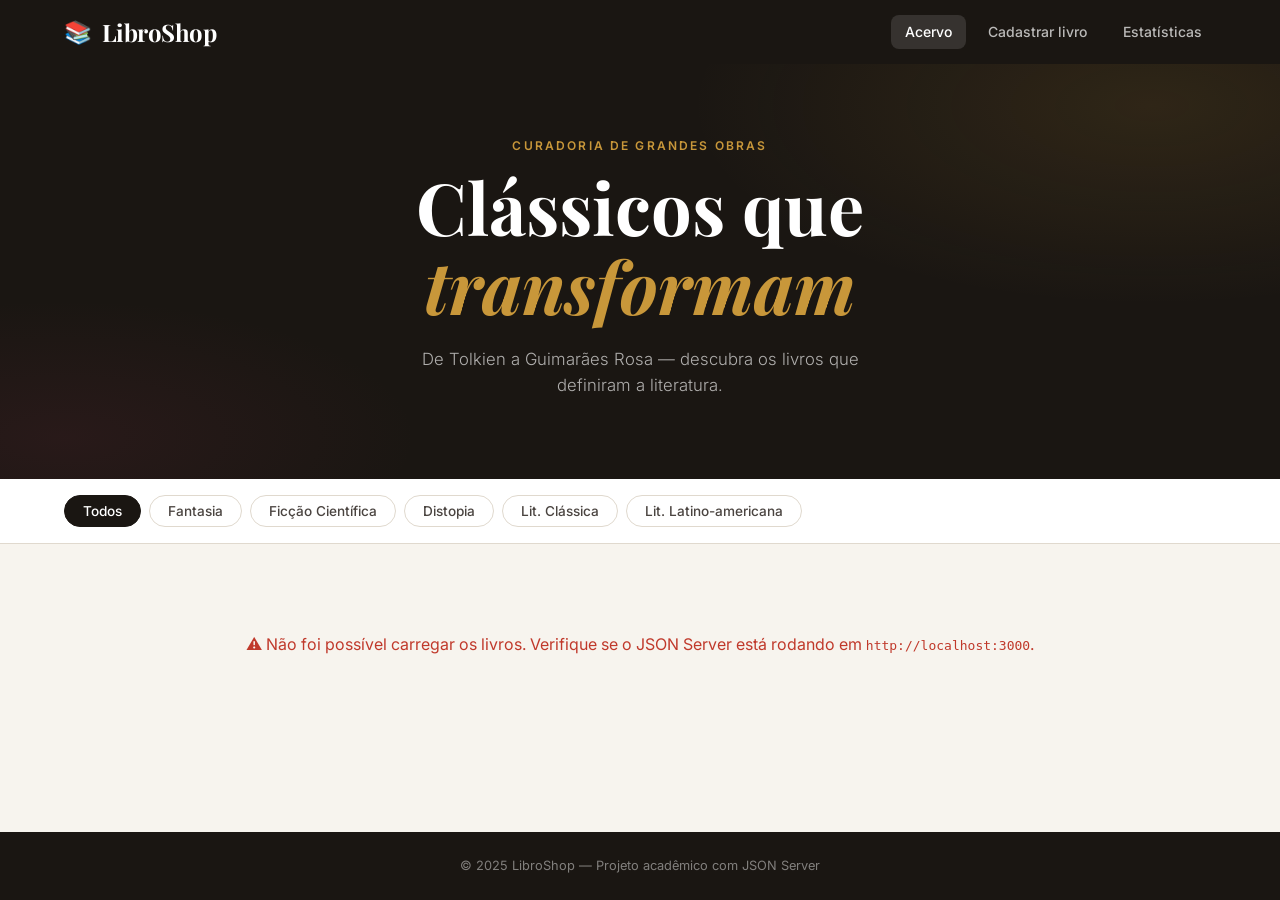
<file: public/index.html>
<!DOCTYPE html>
<html lang="pt-BR">
<head>
  <meta charset="UTF-8" />
  <meta name="viewport" content="width=device-width, initial-scale=1.0" />
  <title>LibroShop — Livraria Online</title>
  <link rel="stylesheet" href="assets/css/styles.css" />
  <link rel="preconnect" href="https://fonts.googleapis.com" />
  <link rel="preconnect" href="https://fonts.gstatic.com" crossorigin />
  <link href="https://fonts.googleapis.com/css2?family=Playfair+Display:ital,wght@0,400;0,700;1,400&family=Inter:wght@300;400;500;600&display=swap" rel="stylesheet" />
</head>
<body>

  <header class="site-header">
    <div class="header-inner">
      <a href="index.html" class="logo">
        <span class="logo-icon">📚</span>
        <span class="logo-text">LibroShop</span>
      </a>
      <nav class="header-nav">
        <a href="index.html" class="nav-link active">Acervo</a>
        <a href="cadastro_livros.html" class="nav-link">Cadastrar livro</a>
        <a href="dashboard.html" class="nav-link">Estatísticas</a>
      </nav>
    </div>
  </header>

  <section class="hero">
    <div class="hero-inner">
      <p class="hero-eyebrow">Curadoria de grandes obras</p>
      <h1 class="hero-title">Clássicos que<br /><em>transformam</em></h1>
      <p class="hero-sub">De Tolkien a Guimarães Rosa — descubra os livros que definiram a literatura.</p>
    </div>
    <div class="hero-accent" aria-hidden="true"></div>
  </section>

  <section class="filters-section">
    <div class="container">
      <div class="filters-bar">
        <button class="filter-btn active" data-filter="todos">Todos</button>
        <button class="filter-btn" data-filter="Fantasia">Fantasia</button>
        <button class="filter-btn" data-filter="Ficção Científica">Ficção Científica</button>
        <button class="filter-btn" data-filter="Distopia">Distopia</button>
        <button class="filter-btn" data-filter="Literatura Clássica">Lit. Clássica</button>
        <button class="filter-btn" data-filter="Literatura Latino-americana">Lit. Latino-americana</button>
      </div>
    </div>
  </section>

  <main class="main-content">
    <div class="container">
      <div id="loading" class="loading-state">
        <div class="spinner"></div>
        <p>Carregando o acervo...</p>
      </div>
      <div id="error-message" class="error-state hidden">
        <p>⚠️ Não foi possível carregar os livros. Verifique se o JSON Server está rodando em <code>http://localhost:3000</code>.</p>
      </div>
      <ul id="cards-container" class="cards-grid" aria-label="Lista de livros"></ul>
    </div>
  </main>

  <footer class="site-footer">
    <div class="container">
      <p>© 2025 LibroShop — Projeto acadêmico com JSON Server</p>
    </div>
  </footer>

  <script src="assets/scripts/app.js"></script>
</body>
</html>
</file>
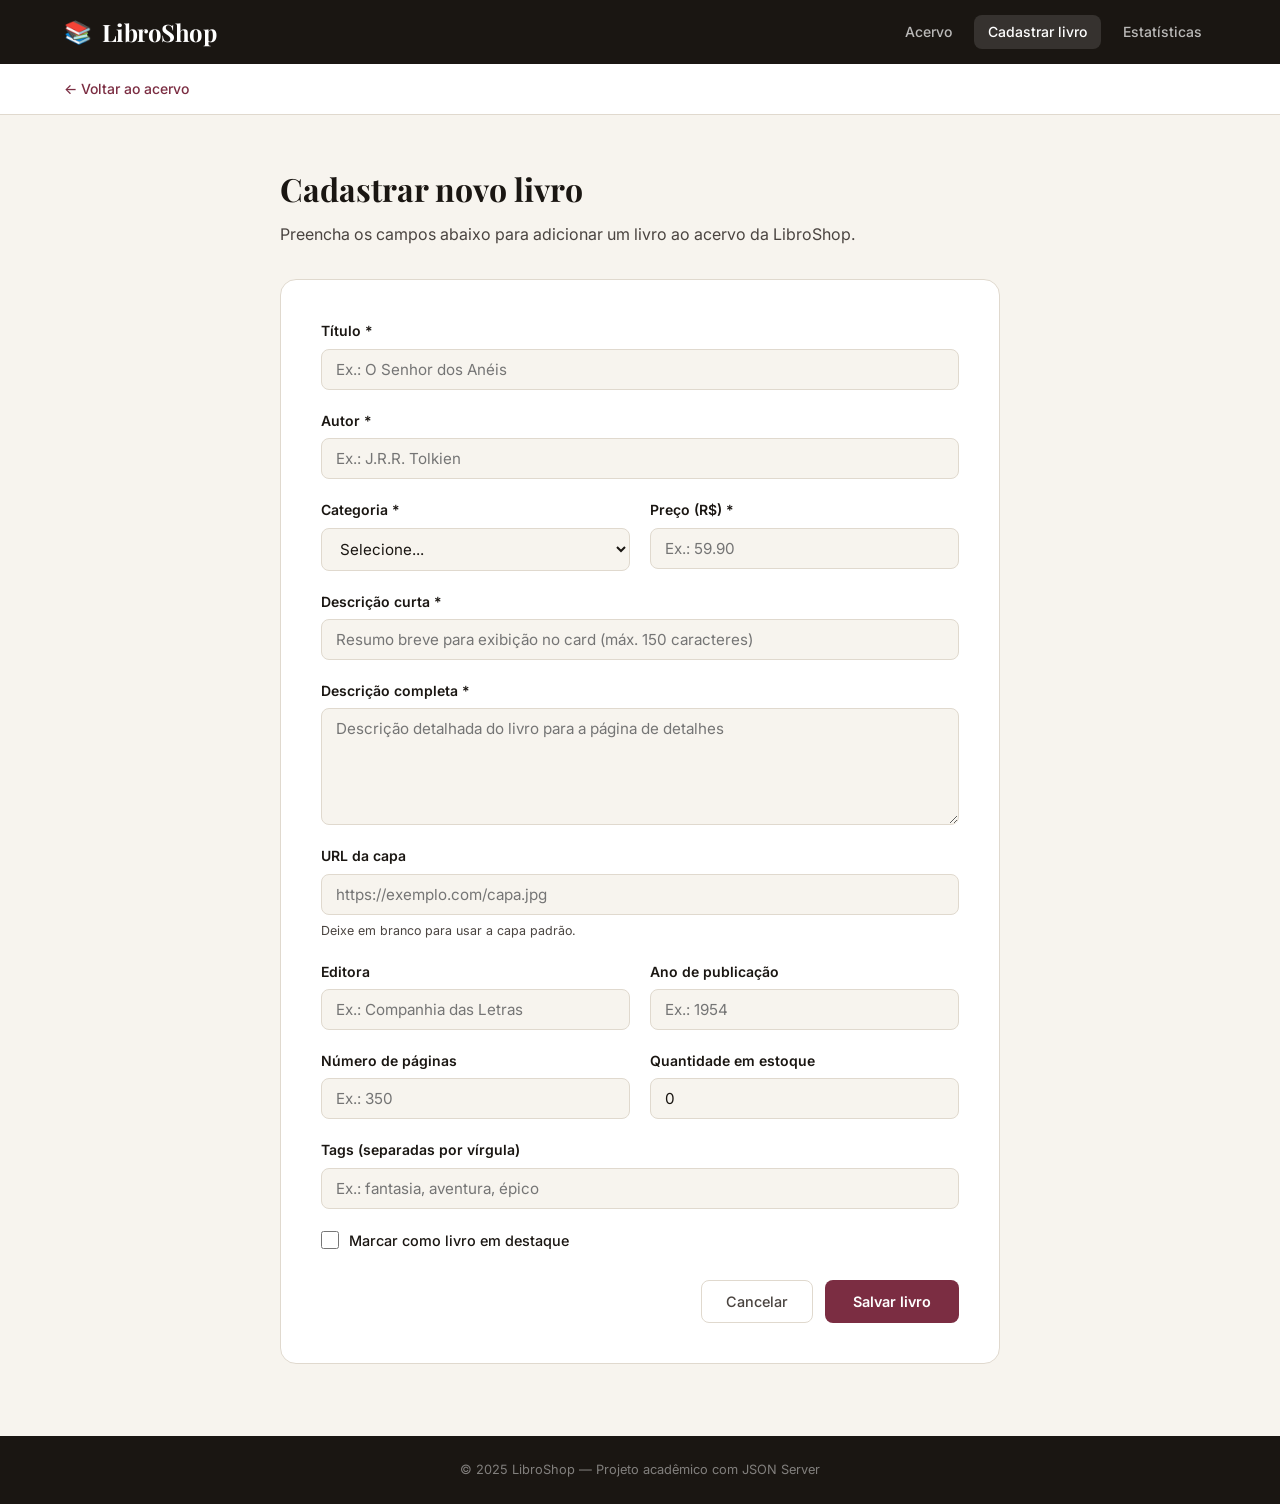
<file: public/cadastro_livros.html>
<!DOCTYPE html>
<html lang="pt-BR">
<head>
  <meta charset="UTF-8" />
  <meta name="viewport" content="width=device-width, initial-scale=1.0" />
  <title>Cadastrar Livro — LibroShop</title>
  <link rel="stylesheet" href="assets/css/styles.css" />
  <link rel="preconnect" href="https://fonts.googleapis.com" />
  <link rel="preconnect" href="https://fonts.gstatic.com" crossorigin />
  <link href="https://fonts.googleapis.com/css2?family=Playfair+Display:ital,wght@0,400;0,700;1,400&family=Inter:wght@300;400;500;600&display=swap" rel="stylesheet" />
</head>
<body>
  <header class="site-header">
    <div class="header-inner">
      <a href="index.html" class="logo">
        <span class="logo-icon">📚</span>
        <span class="logo-text">LibroShop</span>
      </a>
      <nav class="header-nav">
        <a href="index.html" class="nav-link">Acervo</a>
        <a href="cadastro_livros.html" class="nav-link active">Cadastrar livro</a>
        <a href="dashboard.html" class="nav-link">Estatísticas</a>
      </nav>
    </div>
  </header>
  <div class="breadcrumb-bar">
    <div class="container">
      <a href="index.html" class="breadcrumb-link">← Voltar ao acervo</a>
    </div>
  </div>
  <main class="main-content">
    <div class="container">
      <div class="form-wrapper">
        <h1 class="form-titulo">Cadastrar novo livro</h1>
        <p class="form-sub">Preencha os campos abaixo para adicionar um livro ao acervo da LibroShop.</p>

        <div id="form-feedback" class="hidden"></div>

        <form id="form-livro" class="cadastro-form" novalidate>

          <div class="form-group">
            <label for="titulo">Título *</label>
            <input type="text" id="titulo" name="titulo" placeholder="Ex.: O Senhor dos Anéis" required />
          </div>

          <div class="form-group">
            <label for="autor">Autor *</label>
            <input type="text" id="autor" name="autor" placeholder="Ex.: J.R.R. Tolkien" required />
          </div>

          <div class="form-row">
            <div class="form-group">
              <label for="categoria">Categoria *</label>
              <select id="categoria" name="categoria" required>
                <option value="">Selecione...</option>
                <option value="Fantasia">Fantasia</option>
                <option value="Ficção Científica">Ficção Científica</option>
                <option value="Distopia">Distopia</option>
                <option value="Literatura Clássica">Literatura Clássica</option>
                <option value="Literatura Latino-americana">Literatura Latino-americana</option>
                <option value="Outro">Outro</option>
              </select>
            </div>
            <div class="form-group">
              <label for="preco">Preço (R$) *</label>
              <input type="number" id="preco" name="preco" placeholder="Ex.: 59.90" step="0.01" min="0" required />
            </div>
          </div>

          <div class="form-group">
            <label for="descricaoCurta">Descrição curta *</label>
            <input type="text" id="descricaoCurta" name="descricaoCurta" maxlength="150"
              placeholder="Resumo breve para exibição no card (máx. 150 caracteres)" required />
          </div>

          <div class="form-group">
            <label for="descricaoCompleta">Descrição completa *</label>
            <textarea id="descricaoCompleta" name="descricaoCompleta" rows="5"
              placeholder="Descrição detalhada do livro para a página de detalhes" required></textarea>
          </div>

          <div class="form-group">
            <label for="imagem">URL da capa</label>
            <input type="url" id="imagem" name="imagem" placeholder="https://exemplo.com/capa.jpg" />
            <small>Deixe em branco para usar a capa padrão.</small>
          </div>

          <div class="form-row">
            <div class="form-group">
              <label for="editora">Editora</label>
              <input type="text" id="editora" name="editora" placeholder="Ex.: Companhia das Letras" />
            </div>
            <div class="form-group">
              <label for="anoPublicacao">Ano de publicação</label>
              <input type="number" id="anoPublicacao" name="anoPublicacao" placeholder="Ex.: 1954" min="1000" max="2099" />
            </div>
          </div>

          <div class="form-row">
            <div class="form-group">
              <label for="paginas">Número de páginas</label>
              <input type="number" id="paginas" name="paginas" placeholder="Ex.: 350" min="1" />
            </div>
            <div class="form-group">
              <label for="estoque">Quantidade em estoque</label>
              <input type="number" id="estoque" name="estoque" placeholder="Ex.: 10" min="0" value="0" />
            </div>
          </div>

          <div class="form-group">
            <label for="tags">Tags (separadas por vírgula)</label>
            <input type="text" id="tags" name="tags" placeholder="Ex.: fantasia, aventura, épico" />
          </div>

          <div class="form-group form-group-check">
            <label class="check-label">
              <input type="checkbox" id="destaque" name="destaque" />
              <span>Marcar como livro em destaque</span>
            </label>
          </div>

          <div class="form-actions">
            <button type="button" class="btn-cancelar" onclick="window.location.href='index.html'">
              Cancelar
            </button>
            <button type="submit" class="btn-salvar">
              Salvar livro
            </button>
          </div>

        </form>
      </div>
    </div>
  </main>
  <footer class="site-footer">
    <div class="container">
      <p>© 2025 LibroShop — Projeto acadêmico com JSON Server</p>
    </div>
  </footer>

  <script src="assets/scripts/cadastro_livros.js"></script>
</body>
</html>
</file>
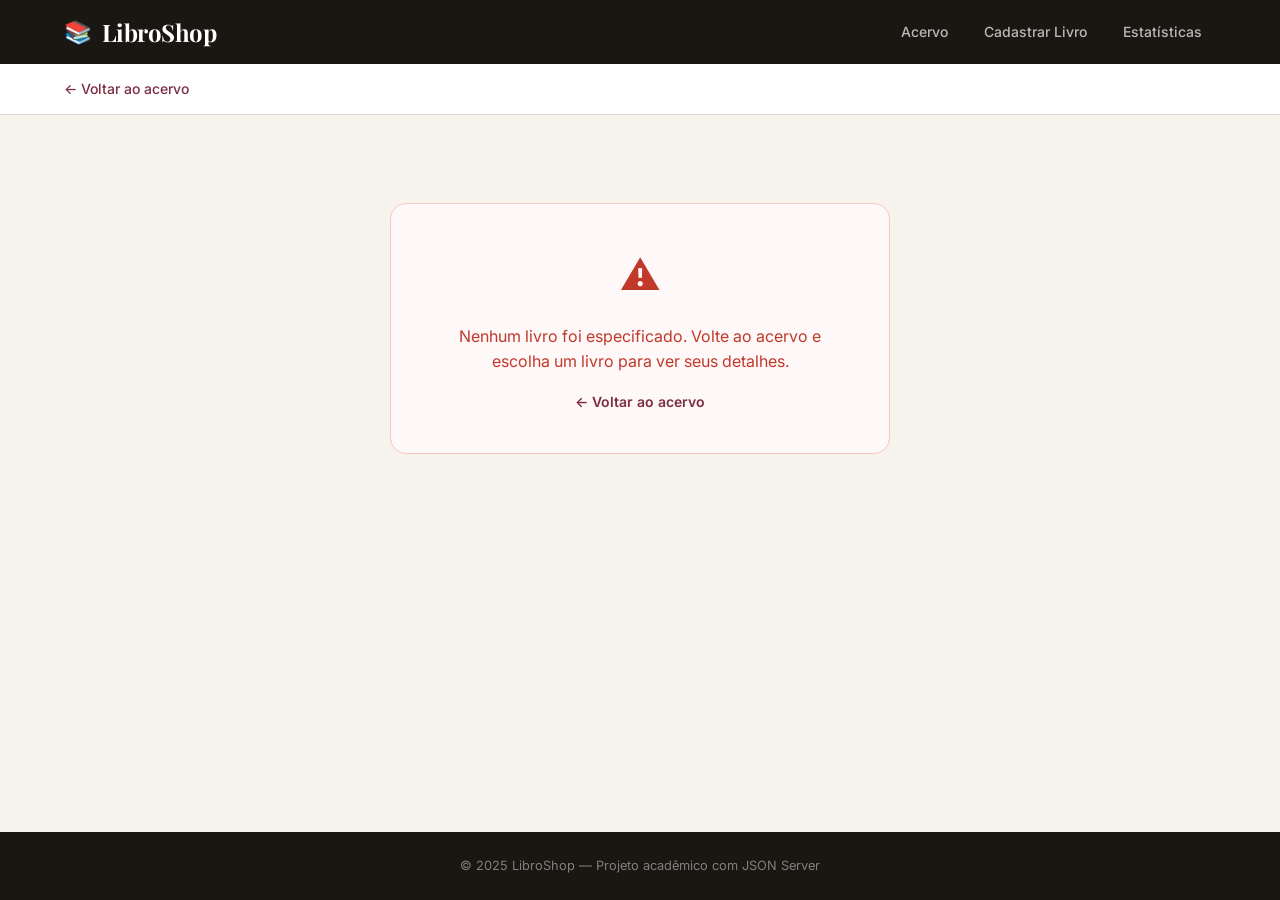
<file: public/details.html>
<!DOCTYPE html>
<html lang="pt-BR">
<head>
  <meta charset="UTF-8" />
  <meta name="viewport" content="width=device-width, initial-scale=1.0" />
  <title>Detalhes do Livro — LibroShop</title>
  <link rel="stylesheet" href="assets/css/styles.css" />
  <link rel="preconnect" href="https://fonts.googleapis.com" />
  <link rel="preconnect" href="https://fonts.gstatic.com" crossorigin />
  <link href="https://fonts.googleapis.com/css2?family=Playfair+Display:ital,wght@0,400;0,700;1,400&family=Inter:wght@300;400;500;600&display=swap" rel="stylesheet" />
</head>
<body>

  <header class="site-header">
    <div class="header-inner">
      <a href="index.html" class="logo">
        <span class="logo-icon">📚</span>
        <span class="logo-text">LibroShop</span>
      </a>
      <nav class="header-nav">
        <a href="index.html" class="nav-link">Acervo</a>
        <a href="cadastro_livros.html" class="nav-link">Cadastrar Livro</a>
        <a href="dashboard.html" class="nav-link">Estatísticas</a>
      </nav>
    </div>
  </header>

  <div class="breadcrumb-bar">
    <div class="container">
      <a href="index.html" class="breadcrumb-link">← Voltar ao acervo</a>
    </div>
  </div>

  <main class="main-content">
    <div class="container">

      <div id="loading" class="loading-state">
        <div class="spinner"></div>
        <p>Carregando detalhes...</p>
      </div>

      <div id="error-message" class="error-state hidden"></div>

      <div id="detail-container" class="hidden"></div>

    </div>
  </main>

  <footer class="site-footer">
    <div class="container">
      <p>© 2025 LibroShop — Projeto acadêmico com JSON Server</p>
    </div>
  </footer>

  <script src="assets/scripts/details.js"></script>
</body>
</html>
</file>
<file: public/assets/css/styles.css>
:root {
  --cor-fundo:        #F7F4EE;
  --cor-fundo-card:   #FFFFFF;
  --cor-tinta:        #1A1612;
  --cor-tinta-suave:  #4A4440;
  --cor-ocre:         #C8973A;
  --cor-vinho:        #7B2D42;
  --cor-vinho-hover:  #5E1F30;
  --cor-borda:        #E0D9CE;
  --cor-tag-bg:       #EDE8DF;
  --cor-tag-texto:    #5A4F42;
  --cor-erro:         #C0392B;
  --cor-sucesso:      #27AE60;

  --fonte-display:    'Playfair Display', Georgia, serif;
  --fonte-corpo:      'Inter', system-ui, sans-serif;

  --raio:             8px;
  --raio-grande:      16px;
  --sombra-card:      0 2px 12px rgba(26,22,18,0.08);
  --sombra-hover:     0 8px 28px rgba(26,22,18,0.14);
  --transicao:        0.2s ease;
}


*, *::before, *::after { box-sizing: border-box; margin: 0; padding: 0; }

html { scroll-behavior: smooth; }

body {
  font-family: var(--fonte-corpo);
  background: var(--cor-fundo);
  color: var(--cor-tinta);
  line-height: 1.6;
  min-height: 100vh;
  display: flex;
  flex-direction: column;
}

a { color: inherit; text-decoration: none; }
img { display: block; max-width: 100%; }
ul { list-style: none; }


.container {
  width: 100%;
  max-width: 1200px;
  margin: 0 auto;
  padding: 0 24px;
}

.hidden { display: none !important; }

.site-header {
  background: var(--cor-tinta);
  position: sticky;
  top: 0;
  z-index: 100;
}

.header-inner {
  max-width: 1200px;
  margin: 0 auto;
  padding: 0 24px;
  height: 64px;
  display: flex;
  align-items: center;
  justify-content: space-between;
}

.logo {
  display: flex;
  align-items: center;
  gap: 10px;
  font-family: var(--fonte-display);
  font-size: 1.5rem;
  color: #FFFFFF;
  font-weight: 700;
  letter-spacing: -0.02em;
}

.logo-icon { font-size: 1.4rem; }

.header-nav { display: flex; gap: 8px; }

.nav-link {
  color: rgba(255,255,255,0.7);
  font-size: 0.875rem;
  font-weight: 500;
  padding: 6px 14px;
  border-radius: var(--raio);
  transition: background var(--transicao), color var(--transicao);
}

.nav-link:hover,
.nav-link.active {
  background: rgba(255,255,255,0.12);
  color: #FFFFFF;
}

.hero {
  background: var(--cor-tinta);
  position: relative;
  overflow: hidden;
  padding: 72px 24px 80px;
}

.hero-inner {
  max-width: 600px;
  margin: 0 auto;
  text-align: center;
  position: relative;
  z-index: 1;
}

.hero-eyebrow {
  font-size: 0.75rem;
  letter-spacing: 0.18em;
  text-transform: uppercase;
  color: var(--cor-ocre);
  font-weight: 600;
  margin-bottom: 12px;
}

.hero-title {
  font-family: var(--fonte-display);
  font-size: clamp(2.8rem, 6vw, 4.5rem);
  color: #FFFFFF;
  line-height: 1.1;
  font-weight: 700;
  margin-bottom: 20px;
}

.hero-title em {
  font-style: italic;
  color: var(--cor-ocre);
}

.hero-sub {
  color: rgba(255,255,255,0.65);
  font-size: 1.05rem;
  font-weight: 300;
  max-width: 440px;
  margin: 0 auto;
}

.hero-accent {
  position: absolute;
  inset: 0;
  background:
    radial-gradient(ellipse 60% 80% at 90% 10%, rgba(200,151,58,0.12) 0%, transparent 60%),
    radial-gradient(ellipse 50% 60% at 5% 90%, rgba(123,45,66,0.15) 0%, transparent 55%);
  pointer-events: none;
}

.filters-section {
  border-bottom: 1px solid var(--cor-borda);
  background: var(--cor-fundo-card);
}

.filters-bar {
  display: flex;
  gap: 8px;
  padding: 16px 0;
  overflow-x: auto;
  -webkit-overflow-scrolling: touch;
  scrollbar-width: none;
}

.filters-bar::-webkit-scrollbar { display: none; }

.filter-btn {
  white-space: nowrap;
  padding: 7px 18px;
  border-radius: 999px;
  border: 1.5px solid var(--cor-borda);
  background: transparent;
  color: var(--cor-tinta-suave);
  font-family: var(--fonte-corpo);
  font-size: 0.85rem;
  font-weight: 500;
  cursor: pointer;
  transition: all var(--transicao);
  flex-shrink: 0;
}

.filter-btn:hover {
  border-color: var(--cor-ocre);
  color: var(--cor-tinta);
}

.filter-btn.active {
  background: var(--cor-tinta);
  border-color: var(--cor-tinta);
  color: #FFFFFF;
}

.main-content {
  flex: 1;
  padding: 48px 0 72px;
}

.loading-state {
  display: flex;
  flex-direction: column;
  align-items: center;
  gap: 16px;
  padding: 80px 0;
  color: var(--cor-tinta-suave);
  font-size: 0.95rem;
}

.spinner {
  width: 36px;
  height: 36px;
  border: 3px solid var(--cor-borda);
  border-top-color: var(--cor-ocre);
  border-radius: 50%;
  animation: spin 0.7s linear infinite;
}

@keyframes spin { to { transform: rotate(360deg); } }

.error-state {
  padding: 40px 0;
  text-align: center;
  color: var(--cor-erro);
}

.error-card {
  background: #FEF8F8;
  border: 1px solid #F5C6C6;
  border-radius: var(--raio-grande);
  padding: 40px;
  max-width: 500px;
  margin: 0 auto;
  display: flex;
  flex-direction: column;
  align-items: center;
  gap: 16px;
}

.error-icon { font-size: 2.5rem; }

.cards-grid {
  display: grid;
  grid-template-columns: repeat(auto-fill, minmax(260px, 1fr));
  gap: 28px;
}

.card {
  background: var(--cor-fundo-card);
  border-radius: var(--raio-grande);
  box-shadow: var(--sombra-card);
  overflow: hidden;
  display: flex;
  flex-direction: column;
  transition: box-shadow var(--transicao), transform var(--transicao);
}

.card:hover {
  box-shadow: var(--sombra-hover);
  transform: translateY(-3px);
}

.card-img-wrap {
  position: relative;
  height: 280px;
  background: #F0EADF;
  overflow: hidden;
}

.card-img {
  width: 100%;
  height: 100%;
  object-fit: cover;
  transition: transform 0.4s ease;
}

.card:hover .card-img { transform: scale(1.04); }

.badge-destaque {
  position: absolute;
  top: 12px;
  left: 12px;
  background: var(--cor-ocre);
  color: var(--cor-tinta);
  font-size: 0.7rem;
  font-weight: 700;
  letter-spacing: 0.08em;
  text-transform: uppercase;
  padding: 4px 10px;
  border-radius: 999px;
}

.card-body {
  padding: 20px;
  display: flex;
  flex-direction: column;
  flex: 1;
  gap: 6px;
}

.card-categoria {
  font-size: 0.72rem;
  font-weight: 600;
  letter-spacing: 0.1em;
  text-transform: uppercase;
  color: var(--cor-vinho);
}

.card-titulo {
  font-family: var(--fonte-display);
  font-size: 1.15rem;
  font-weight: 700;
  line-height: 1.3;
  color: var(--cor-tinta);
}

.card-autor {
  font-size: 0.82rem;
  color: var(--cor-tinta-suave);
}

.card-descricao {
  font-size: 0.875rem;
  color: var(--cor-tinta-suave);
  line-height: 1.5;
  display: -webkit-box;
  -webkit-line-clamp: 3;
  -webkit-box-orient: vertical;
  overflow: hidden;
  margin-top: 4px;
}

.card-meta {
  display: flex;
  justify-content: space-between;
  align-items: center;
  margin-top: 8px;
}

.card-avaliacao,
.detail-avaliacao {
  display: flex;
  align-items: center;
  gap: 4px;
}

.estrela { font-size: 0.9rem; }
.estrela.cheia { color: var(--cor-ocre); }
.estrela.meia { color: var(--cor-ocre); opacity: 0.6; }
.estrela.vazia { color: #D0C8BC; }

.avaliacao-num {
  font-size: 0.8rem;
  font-weight: 600;
  color: var(--cor-tinta-suave);
  margin-left: 4px;
}

.card-preco {
  font-family: var(--fonte-display);
  font-size: 1.1rem;
  font-weight: 700;
  color: var(--cor-tinta);
}

.card-tags {
  display: flex;
  flex-wrap: wrap;
  gap: 6px;
  margin-top: 4px;
}

.tag {
  background: var(--cor-tag-bg);
  color: var(--cor-tag-texto);
  font-size: 0.72rem;
  font-weight: 500;
  padding: 3px 10px;
  border-radius: 999px;
}

.btn-detalhes {
  display: inline-block;
  margin-top: auto;
  padding-top: 14px;
  color: var(--cor-vinho);
  font-size: 0.88rem;
  font-weight: 600;
  transition: color var(--transicao);
}

.btn-detalhes:hover { color: var(--cor-vinho-hover); }

.empty-state {
  grid-column: 1 / -1;
  text-align: center;
  padding: 60px 0;
  color: var(--cor-tinta-suave);
}

.breadcrumb-bar {
  border-bottom: 1px solid var(--cor-borda);
  background: var(--cor-fundo-card);
  padding: 12px 0;
}

.breadcrumb-link {
  font-size: 0.875rem;
  color: var(--cor-vinho);
  font-weight: 500;
  transition: color var(--transicao);
}

.breadcrumb-link:hover { color: var(--cor-vinho-hover); }

.detail-layout {
  display: grid;
  grid-template-columns: 300px 1fr;
  gap: 60px;
  align-items: start;
}

@media (max-width: 768px) {
  .detail-layout { grid-template-columns: 1fr; gap: 32px; }
}

.detail-img-wrap {
  position: relative;
  border-radius: var(--raio-grande);
  overflow: hidden;
  box-shadow: 0 8px 32px rgba(26,22,18,0.18);
}

.detail-img { width: 100%; aspect-ratio: 2/3; object-fit: cover; }

.detail-info-col {
  display: flex;
  flex-direction: column;
  gap: 16px;
}

.detail-titulo {
  font-family: var(--fonte-display);
  font-size: clamp(1.8rem, 4vw, 2.8rem);
  font-weight: 700;
  line-height: 1.2;
  color: var(--cor-tinta);
}

.detail-autor {
  font-size: 1rem;
  color: var(--cor-tinta-suave);
}

.detail-avaliacao {
  margin-top: 4px;
}

.detail-avaliacao .estrela { font-size: 1.1rem; }

.detail-descricao {
  font-size: 1rem;
  line-height: 1.8;
  color: var(--cor-tinta-suave);
  border-left: 3px solid var(--cor-ocre);
  padding-left: 20px;
}

.detail-section-label {
  font-size: 0.72rem;
  letter-spacing: 0.12em;
  text-transform: uppercase;
  color: var(--cor-tinta-suave);
  margin-bottom: 8px;
  font-weight: 600;
}

.tags-list { display: flex; flex-wrap: wrap; gap: 8px; }

.detail-meta-grid {
  display: grid;
  grid-template-columns: repeat(auto-fill, minmax(160px, 1fr));
  gap: 12px;
  padding: 24px;
  background: var(--cor-fundo-card);
  border-radius: var(--raio-grande);
  border: 1px solid var(--cor-borda);
}

.meta-item { display: flex; flex-direction: column; gap: 4px; }

.meta-label {
  font-size: 0.72rem;
  letter-spacing: 0.1em;
  text-transform: uppercase;
  color: var(--cor-tinta-suave);
  font-weight: 600;
}

.meta-value {
  font-size: 0.95rem;
  font-weight: 500;
  color: var(--cor-tinta);
}

.badge-estoque {
  font-size: 0.82rem;
  font-weight: 600;
  padding: 3px 10px;
  border-radius: 999px;
}

.badge-estoque.disponivel { background: #E8F8EF; color: #1E7A47; }
.badge-estoque.esgotado   { background: #FEF0EE; color: var(--cor-erro); }

.detail-purchase {
  display: flex;
  align-items: center;
  gap: 20px;
  flex-wrap: wrap;
}

.detail-preco {
  font-family: var(--fonte-display);
  font-size: 2rem;
  font-weight: 700;
  color: var(--cor-tinta);
}

.btn-comprar {
  background: var(--cor-vinho);
  color: #FFFFFF;
  border: none;
  padding: 14px 28px;
  border-radius: var(--raio);
  font-family: var(--fonte-corpo);
  font-size: 0.95rem;
  font-weight: 600;
  cursor: pointer;
  transition: background var(--transicao);
}

.btn-comprar:hover:not(:disabled) { background: var(--cor-vinho-hover); }
.btn-comprar:disabled { background: #C8C0B8; cursor: not-allowed; }

.btn-voltar {
  display: inline-block;
  color: var(--cor-vinho);
  font-size: 0.875rem;
  font-weight: 600;
  transition: color var(--transicao);
}

.btn-voltar:hover { color: var(--cor-vinho-hover); }

.form-wrapper {
  max-width: 720px;
  margin: 0 auto;
}

.form-titulo {
  font-family: var(--fonte-display);
  font-size: 2rem;
  font-weight: 700;
  margin-bottom: 8px;
}

.form-sub {
  color: var(--cor-tinta-suave);
  margin-bottom: 32px;
}

.cadastro-form {
  background: var(--cor-fundo-card);
  border: 1px solid var(--cor-borda);
  border-radius: var(--raio-grande);
  padding: 40px;
  display: flex;
  flex-direction: column;
  gap: 20px;
}

.form-row {
  display: grid;
  grid-template-columns: 1fr 1fr;
  gap: 20px;
}

@media (max-width: 600px) {
  .form-row { grid-template-columns: 1fr; }
  .cadastro-form { padding: 24px; }
}

.form-group {
  display: flex;
  flex-direction: column;
  gap: 6px;
}

.form-group label {
  font-size: 0.875rem;
  font-weight: 600;
  color: var(--cor-tinta);
}

.form-group small {
  font-size: 0.78rem;
  color: var(--cor-tinta-suave);
}

.form-group input,
.form-group select,
.form-group textarea {
  padding: 10px 14px;
  border: 1.5px solid var(--cor-borda);
  border-radius: var(--raio);
  font-family: var(--fonte-corpo);
  font-size: 0.95rem;
  color: var(--cor-tinta);
  background: var(--cor-fundo);
  transition: border-color var(--transicao);
  outline: none;
}

.form-group input:focus,
.form-group select:focus,
.form-group textarea:focus {
  border-color: var(--cor-ocre);
  background: #FFFFFF;
}

.form-group textarea { resize: vertical; }

.form-group-check .check-label {
  display: flex;
  align-items: center;
  gap: 10px;
  cursor: pointer;
  font-size: 0.9rem;
  font-weight: 500;
}

.form-group-check input[type="checkbox"] {
  width: 18px;
  height: 18px;
  accent-color: var(--cor-ocre);
  cursor: pointer;
  padding: 0;
}

.form-actions {
  display: flex;
  gap: 12px;
  justify-content: flex-end;
  padding-top: 8px;
}

.btn-cancelar {
  padding: 12px 24px;
  border: 1.5px solid var(--cor-borda);
  border-radius: var(--raio);
  background: transparent;
  color: var(--cor-tinta-suave);
  font-family: var(--fonte-corpo);
  font-size: 0.9rem;
  font-weight: 500;
  cursor: pointer;
  transition: all var(--transicao);
}

.btn-cancelar:hover {
  border-color: var(--cor-tinta);
  color: var(--cor-tinta);
}

.btn-salvar {
  padding: 12px 28px;
  background: var(--cor-vinho);
  border: none;
  border-radius: var(--raio);
  color: #FFFFFF;
  font-family: var(--fonte-corpo);
  font-size: 0.9rem;
  font-weight: 600;
  cursor: pointer;
  transition: background var(--transicao);
}

.btn-salvar:hover:not(:disabled) { background: var(--cor-vinho-hover); }
.btn-salvar:disabled { background: #C8C0B8; cursor: not-allowed; }

.form-feedback {
  padding: 14px 18px;
  border-radius: var(--raio);
  font-size: 0.9rem;
  font-weight: 500;
  margin-bottom: 4px;
}

.form-feedback.success {
  background: #E8F8EF;
  color: #1E7A47;
  border: 1px solid #B2DFCF;
}

.form-feedback.error {
  background: #FEF0EE;
  color: var(--cor-erro);
  border: 1px solid #F5C6C6;
}

.site-footer {
  background: var(--cor-tinta);
  color: rgba(255,255,255,0.45);
  font-size: 0.8rem;
  text-align: center;
  padding: 24px 0;
}

@media (max-width: 900px) {
  .cards-grid { grid-template-columns: repeat(auto-fill, minmax(220px, 1fr)); }
}

@media (max-width: 480px) {
  .hero { padding: 48px 20px 56px; }
  .cards-grid { grid-template-columns: 1fr; }
}
</file>
